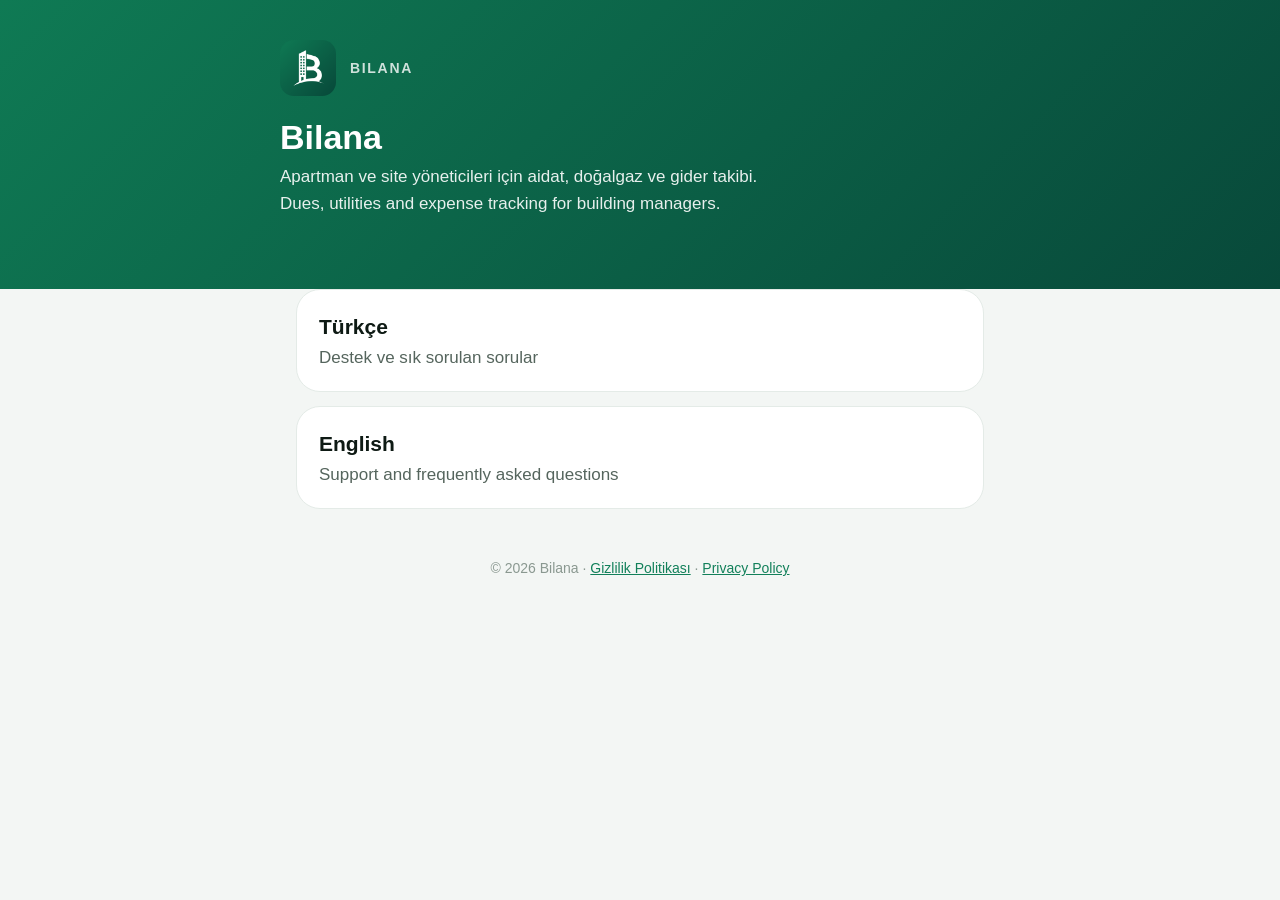
<file: index.html>
<!doctype html>
<html lang="tr">
<head>
<meta charset="utf-8">
<meta name="viewport" content="width=device-width, initial-scale=1">
<title>Bilana</title>
<meta name="description" content="Bilana: apartman ve site yöneticileri için aidat, doğalgaz ve gider takibi. Dues, utilities and expense tracking for building managers.">
<link rel="icon" href="icon.png">
<link rel="stylesheet" href="style.css">
</head>
<body>
<header>
  <div class="wrap">
    <div class="brand"><img src="icon.png" alt=""><span>BILANA</span></div>
    <h1>Bilana</h1>
    <p>Apartman ve site yöneticileri için aidat, doğalgaz ve gider takibi.<br>
      <span lang="en">Dues, utilities and expense tracking for building managers.</span></p>
  </div>
</header>

<main class="wrap">
  <div class="choices">
    <a class="choice" href="tr/"><strong>Türkçe</strong><span>Destek ve sık sorulan sorular</span></a>
    <a class="choice" href="en/" lang="en"><strong>English</strong><span>Support and frequently asked questions</span></a>
  </div>
</main>

<footer>© 2026 Bilana · <a href="tr/privacy/">Gizlilik Politikası</a> · <a href="en/privacy/" lang="en">Privacy Policy</a></footer>
</body>
</html>
</file>
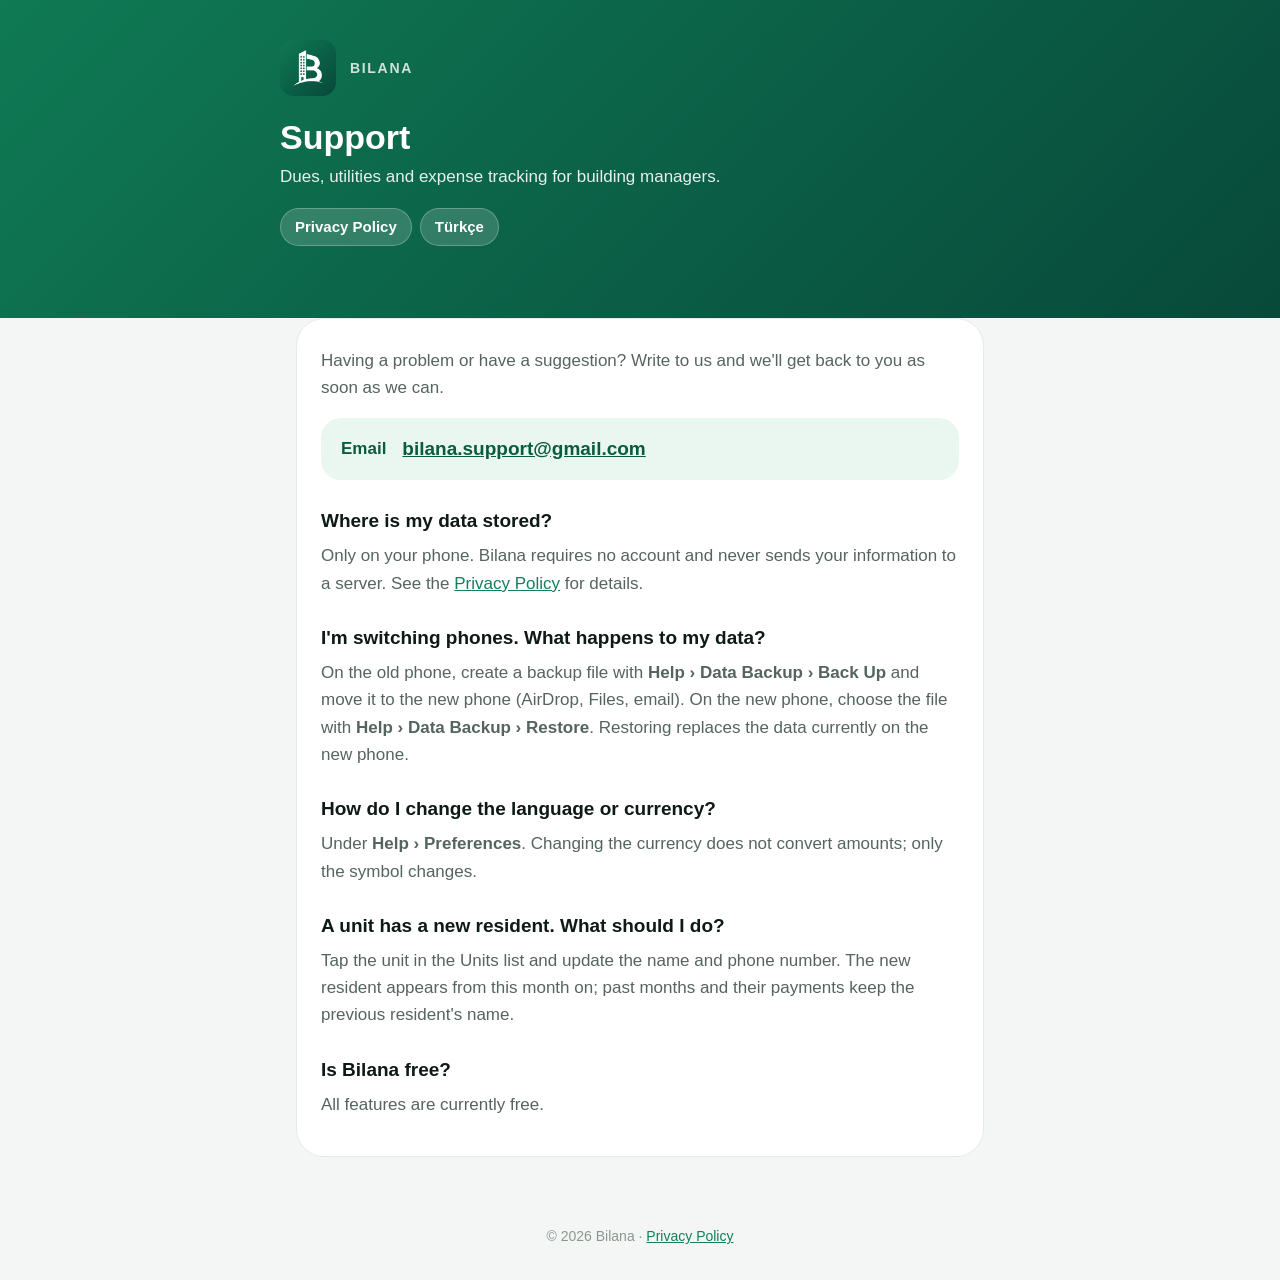
<file: en/index.html>
<!doctype html>
<html lang="en">
<head>
<meta charset="utf-8">
<meta name="viewport" content="width=device-width, initial-scale=1">
<title>Bilana · Support</title>
<meta name="description" content="Bilana support: dues, utilities and expense tracking for building managers.">
<link rel="icon" href="../icon.png">
<link rel="stylesheet" href="../style.css">
</head>
<body>
<header>
  <div class="wrap">
    <div class="brand"><img src="../icon.png" alt=""><span>BILANA</span></div>
    <h1>Support</h1>
    <p>Dues, utilities and expense tracking for building managers.</p>
    <nav><a href="privacy/">Privacy Policy</a><a href="../tr/" lang="tr">Türkçe</a></nav>
  </div>
</header>

<main class="wrap">
  <article>
    <p>Having a problem or have a suggestion? Write to us and we'll get back to you as soon as we can.</p>
    <div class="contact"><strong>Email</strong><a href="mailto:bilana.support@gmail.com">bilana.support@gmail.com</a></div>

    <h3>Where is my data stored?</h3>
    <p>Only on your phone. Bilana requires no account and never sends your information to a server. See the <a href="privacy/">Privacy Policy</a> for details.</p>

    <h3>I'm switching phones. What happens to my data?</h3>
    <p>On the old phone, create a backup file with <strong>Help › Data Backup › Back Up</strong> and move it to the new phone (AirDrop, Files, email). On the new phone, choose the file with <strong>Help › Data Backup › Restore</strong>. Restoring replaces the data currently on the new phone.</p>

    <h3>How do I change the language or currency?</h3>
    <p>Under <strong>Help › Preferences</strong>. Changing the currency does not convert amounts; only the symbol changes.</p>

    <h3>A unit has a new resident. What should I do?</h3>
    <p>Tap the unit in the Units list and update the name and phone number. The new resident appears from this month on; past months and their payments keep the previous resident's name.</p>

    <h3>Is Bilana free?</h3>
    <p>All features are currently free.</p>
  </article>
</main>

<footer>© 2026 Bilana · <a href="privacy/">Privacy Policy</a></footer>
</body>
</html>
</file>
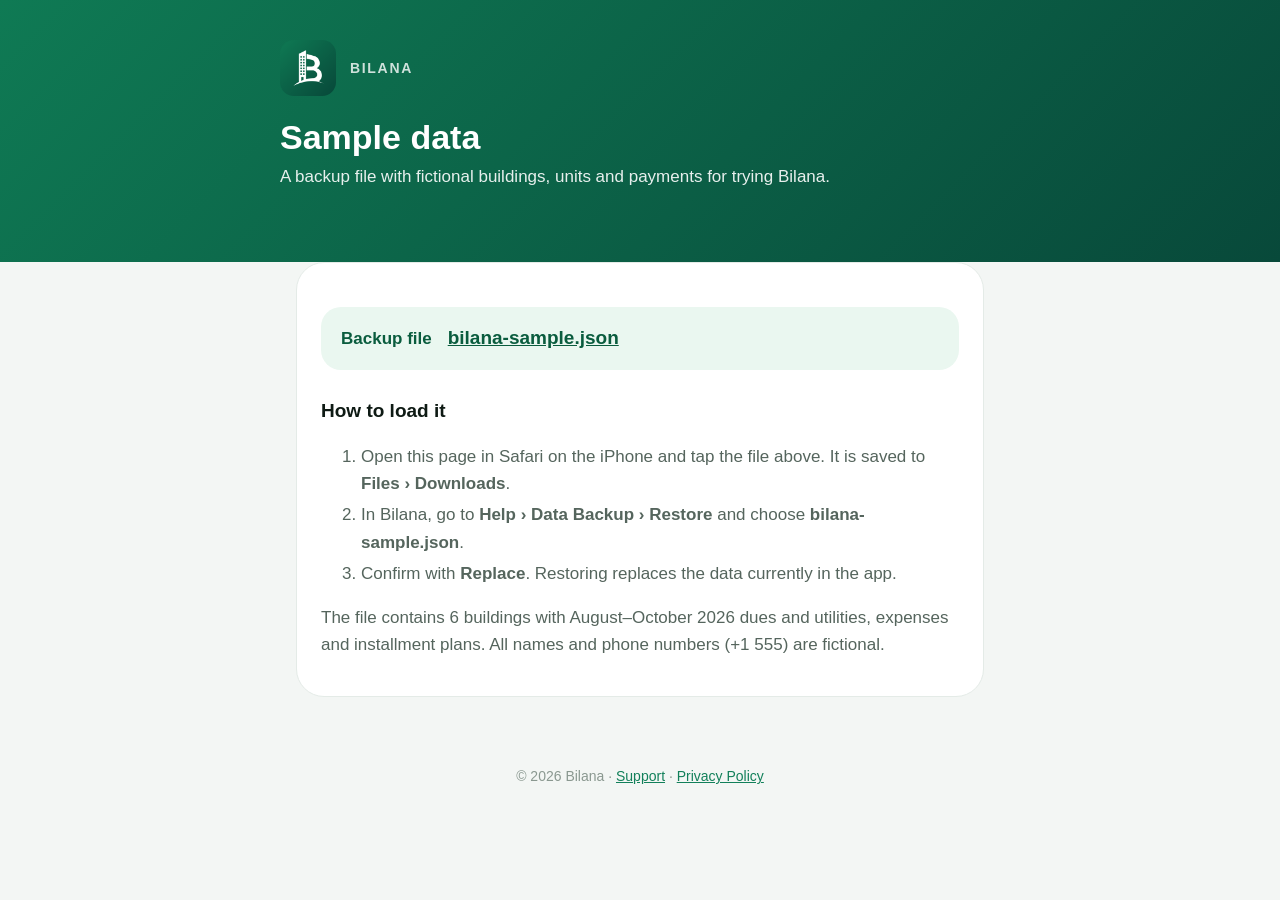
<file: sample/index.html>
<!doctype html>
<html lang="en">
<head>
<meta charset="utf-8">
<meta name="viewport" content="width=device-width, initial-scale=1">
<title>Bilana · Sample data</title>
<meta name="robots" content="noindex">
<link rel="icon" href="../icon.png">
<link rel="stylesheet" href="../style.css">
</head>
<body>
<header>
  <div class="wrap">
    <div class="brand"><img src="../icon.png" alt=""><span>BILANA</span></div>
    <h1>Sample data</h1>
    <p>A backup file with fictional buildings, units and payments for trying Bilana.</p>
  </div>
</header>

<main class="wrap">
  <article>
    <div class="contact"><strong>Backup file</strong><a href="bilana-sample.json" download="bilana-sample.json">bilana-sample.json</a></div>

    <h3>How to load it</h3>
    <ol>
      <li>Open this page in Safari on the iPhone and tap the file above. It is saved to <strong>Files › Downloads</strong>.</li>
      <li>In Bilana, go to <strong>Help › Data Backup › Restore</strong> and choose <strong>bilana-sample.json</strong>.</li>
      <li>Confirm with <strong>Replace</strong>. Restoring replaces the data currently in the app.</li>
    </ol>

    <p>The file contains 6 buildings with August–October 2026 dues and utilities, expenses and installment plans. All names and phone numbers (+1 555) are fictional.</p>
  </article>
</main>

<footer>© 2026 Bilana · <a href="../en/">Support</a> · <a href="../en/privacy/">Privacy Policy</a></footer>
</body>
</html>
</file>
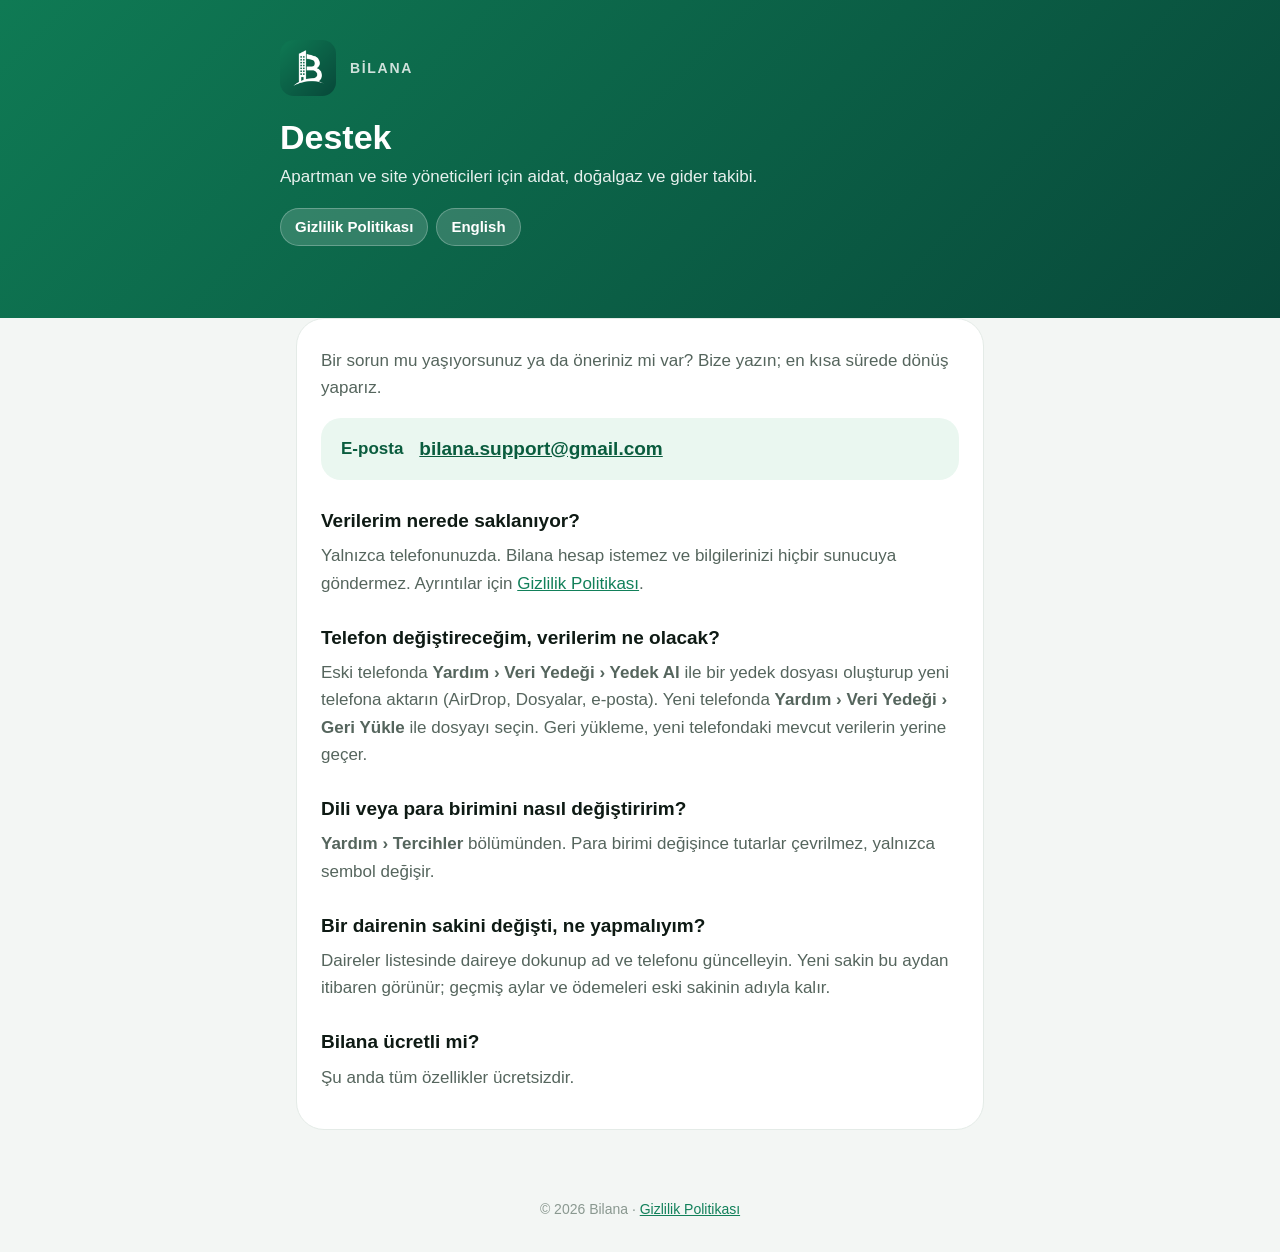
<file: tr/index.html>
<!doctype html>
<html lang="tr">
<head>
<meta charset="utf-8">
<meta name="viewport" content="width=device-width, initial-scale=1">
<title>Bilana · Destek</title>
<meta name="description" content="Bilana destek sayfası: apartman ve site yöneticileri için aidat, doğalgaz ve gider takibi.">
<link rel="icon" href="../icon.png">
<link rel="stylesheet" href="../style.css">
</head>
<body>
<header>
  <div class="wrap">
    <div class="brand"><img src="../icon.png" alt=""><span>BİLANA</span></div>
    <h1>Destek</h1>
    <p>Apartman ve site yöneticileri için aidat, doğalgaz ve gider takibi.</p>
    <nav><a href="privacy/">Gizlilik Politikası</a><a href="../en/" lang="en">English</a></nav>
  </div>
</header>

<main class="wrap">
  <article>
    <p>Bir sorun mu yaşıyorsunuz ya da öneriniz mi var? Bize yazın; en kısa sürede dönüş yaparız.</p>
    <div class="contact"><strong>E-posta</strong><a href="mailto:bilana.support@gmail.com">bilana.support@gmail.com</a></div>

    <h3>Verilerim nerede saklanıyor?</h3>
    <p>Yalnızca telefonunuzda. Bilana hesap istemez ve bilgilerinizi hiçbir sunucuya göndermez. Ayrıntılar için <a href="privacy/">Gizlilik Politikası</a>.</p>

    <h3>Telefon değiştireceğim, verilerim ne olacak?</h3>
    <p>Eski telefonda <strong>Yardım › Veri Yedeği › Yedek Al</strong> ile bir yedek dosyası oluşturup yeni telefona aktarın (AirDrop, Dosyalar, e-posta). Yeni telefonda <strong>Yardım › Veri Yedeği › Geri Yükle</strong> ile dosyayı seçin. Geri yükleme, yeni telefondaki mevcut verilerin yerine geçer.</p>

    <h3>Dili veya para birimini nasıl değiştiririm?</h3>
    <p><strong>Yardım › Tercihler</strong> bölümünden. Para birimi değişince tutarlar çevrilmez, yalnızca sembol değişir.</p>

    <h3>Bir dairenin sakini değişti, ne yapmalıyım?</h3>
    <p>Daireler listesinde daireye dokunup ad ve telefonu güncelleyin. Yeni sakin bu aydan itibaren görünür; geçmiş aylar ve ödemeleri eski sakinin adıyla kalır.</p>

    <h3>Bilana ücretli mi?</h3>
    <p>Şu anda tüm özellikler ücretsizdir.</p>
  </article>
</main>

<footer>© 2026 Bilana · <a href="privacy/">Gizlilik Politikası</a></footer>
</body>
</html>
</file>
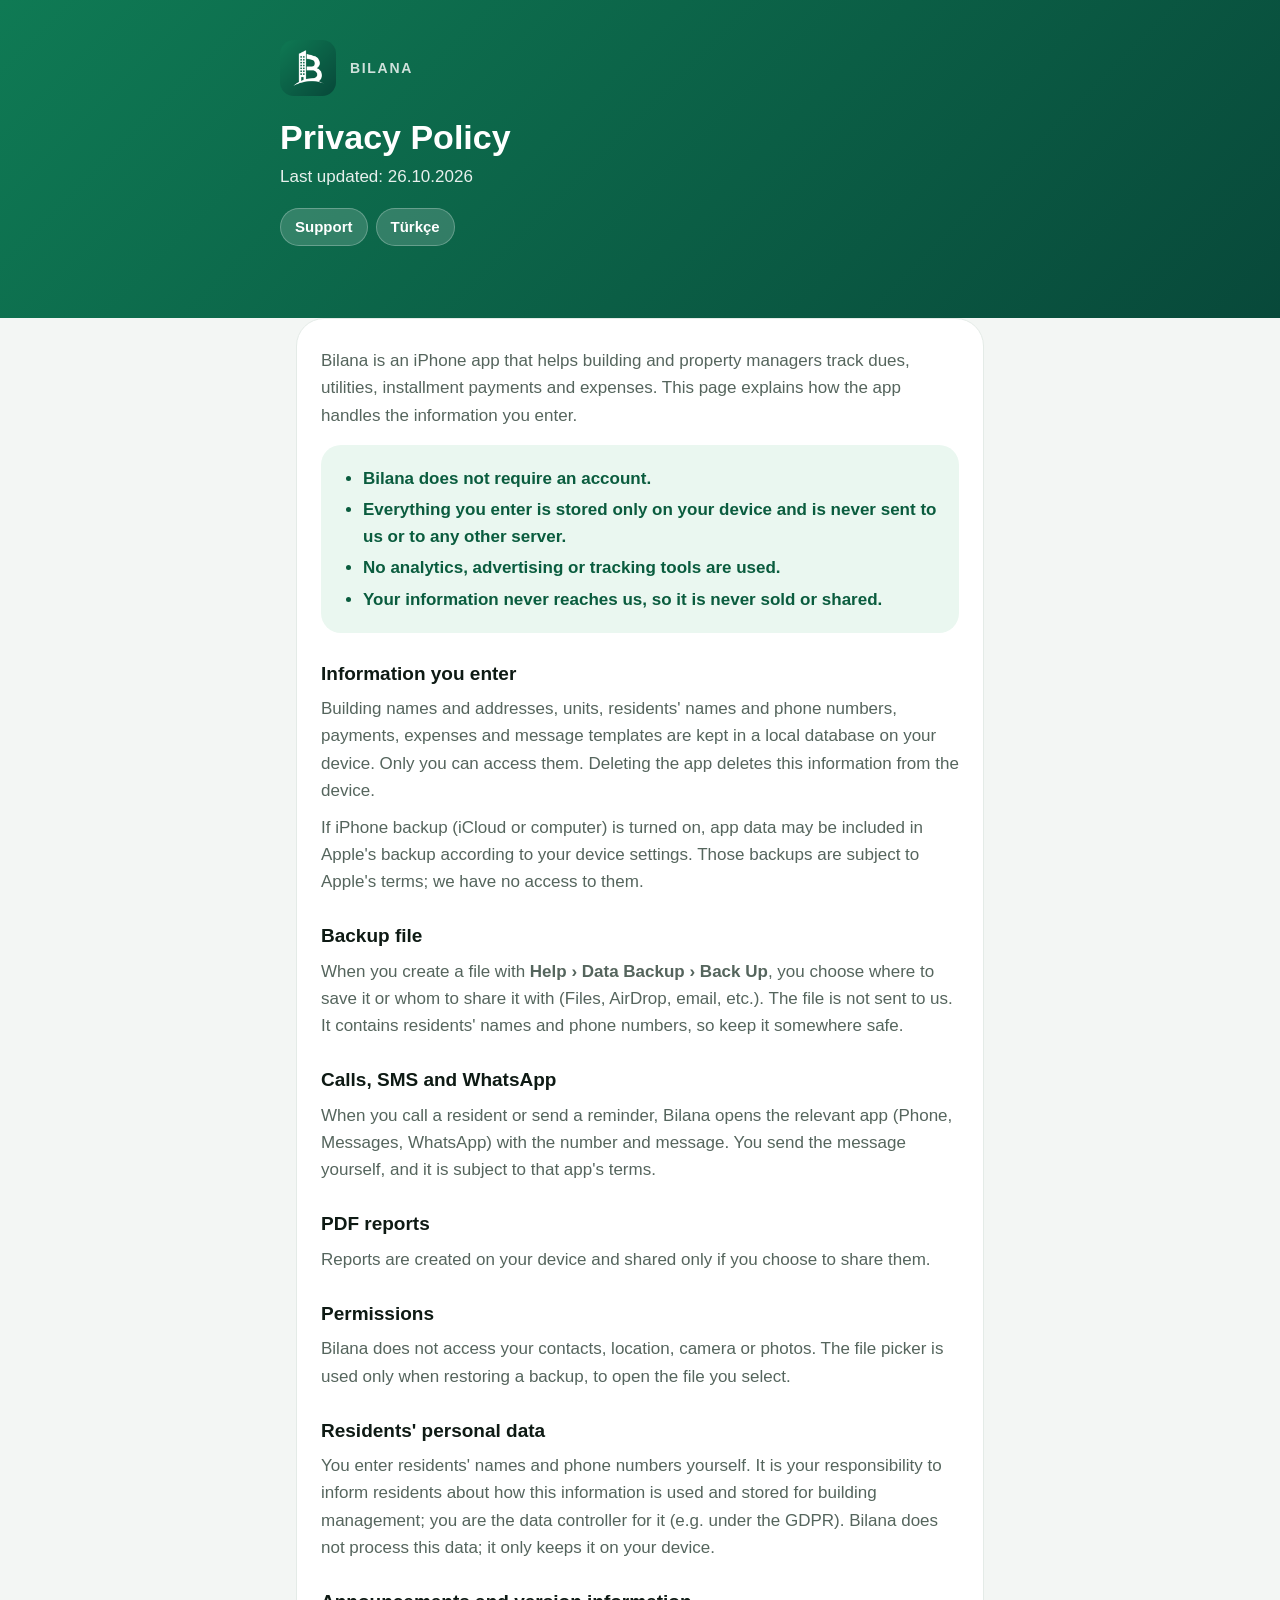
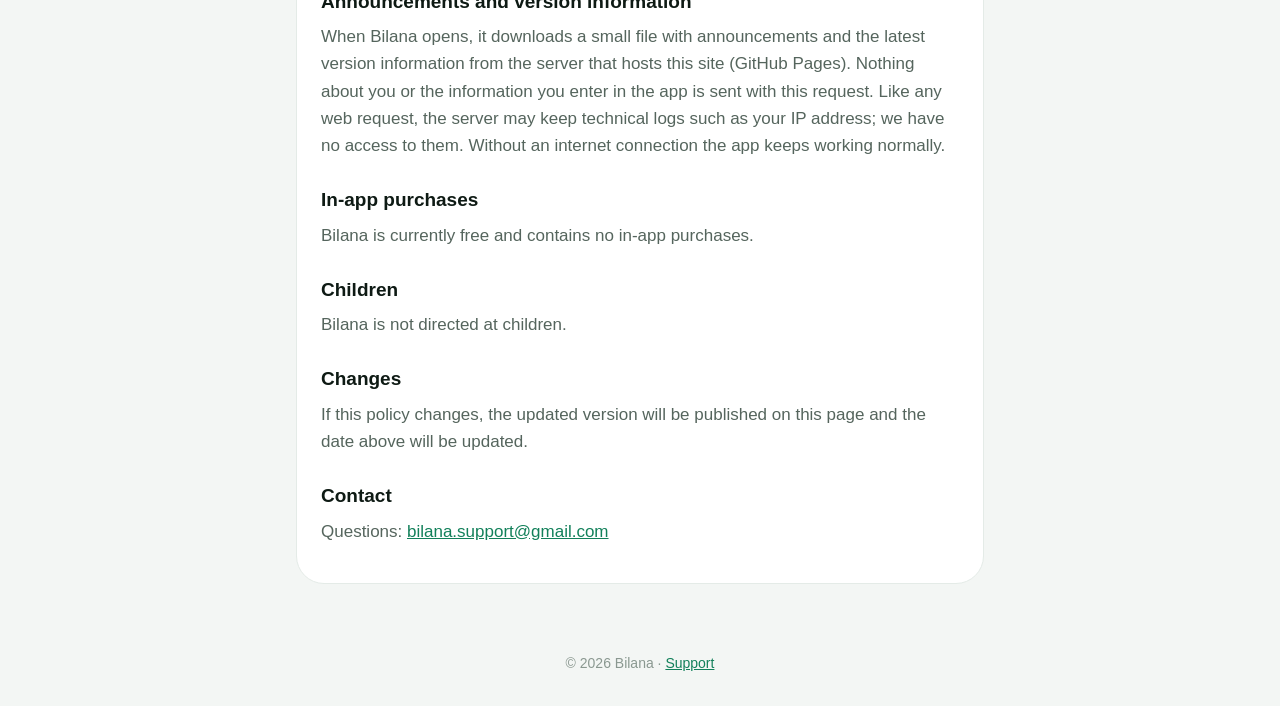
<file: en/privacy/index.html>
<!doctype html>
<html lang="en">
<head>
<meta charset="utf-8">
<meta name="viewport" content="width=device-width, initial-scale=1">
<title>Bilana · Privacy Policy</title>
<meta name="description" content="Bilana privacy policy. Bilana collects no data; everything you enter stays on your device.">
<link rel="icon" href="../../icon.png">
<link rel="stylesheet" href="../../style.css">
</head>
<body>
<header>
  <div class="wrap">
    <div class="brand"><img src="../../icon.png" alt=""><span>BILANA</span></div>
    <h1>Privacy Policy</h1>
    <p>Last updated: 26.10.2026</p>
    <nav><a href="../">Support</a><a href="../../tr/privacy/" lang="tr">Türkçe</a></nav>
  </div>
</header>

<main class="wrap">
  <article>
    <p>Bilana is an iPhone app that helps building and property managers track dues, utilities, installment payments and expenses. This page explains how the app handles the information you enter.</p>

    <div class="summary">
      <ul>
        <li>Bilana does not require an account.</li>
        <li>Everything you enter is stored only on your device and is never sent to us or to any other server.</li>
        <li>No analytics, advertising or tracking tools are used.</li>
        <li>Your information never reaches us, so it is never sold or shared.</li>
      </ul>
    </div>

    <h3>Information you enter</h3>
    <p>Building names and addresses, units, residents' names and phone numbers, payments, expenses and message templates are kept in a local database on your device. Only you can access them. Deleting the app deletes this information from the device.</p>
    <p>If iPhone backup (iCloud or computer) is turned on, app data may be included in Apple's backup according to your device settings. Those backups are subject to Apple's terms; we have no access to them.</p>

    <h3>Backup file</h3>
    <p>When you create a file with <strong>Help › Data Backup › Back Up</strong>, you choose where to save it or whom to share it with (Files, AirDrop, email, etc.). The file is not sent to us. It contains residents' names and phone numbers, so keep it somewhere safe.</p>

    <h3>Calls, SMS and WhatsApp</h3>
    <p>When you call a resident or send a reminder, Bilana opens the relevant app (Phone, Messages, WhatsApp) with the number and message. You send the message yourself, and it is subject to that app's terms.</p>

    <h3>PDF reports</h3>
    <p>Reports are created on your device and shared only if you choose to share them.</p>

    <h3>Permissions</h3>
    <p>Bilana does not access your contacts, location, camera or photos. The file picker is used only when restoring a backup, to open the file you select.</p>

    <h3>Residents' personal data</h3>
    <p>You enter residents' names and phone numbers yourself. It is your responsibility to inform residents about how this information is used and stored for building management; you are the data controller for it (e.g. under the GDPR). Bilana does not process this data; it only keeps it on your device.</p>

    <h3>Announcements and version information</h3>
    <p>When Bilana opens, it downloads a small file with announcements and the latest version information from the server that hosts this site (GitHub Pages). Nothing about you or the information you enter in the app is sent with this request. Like any web request, the server may keep technical logs such as your IP address; we have no access to them. Without an internet connection the app keeps working normally.</p>

    <h3>In-app purchases</h3>
    <p>Bilana is currently free and contains no in-app purchases.</p>

    <h3>Children</h3>
    <p>Bilana is not directed at children.</p>

    <h3>Changes</h3>
    <p>If this policy changes, the updated version will be published on this page and the date above will be updated.</p>

    <h3>Contact</h3>
    <p>Questions: <a href="mailto:bilana.support@gmail.com">bilana.support@gmail.com</a></p>
  </article>
</main>

<footer>© 2026 Bilana · <a href="../">Support</a></footer>
</body>
</html>
</file>
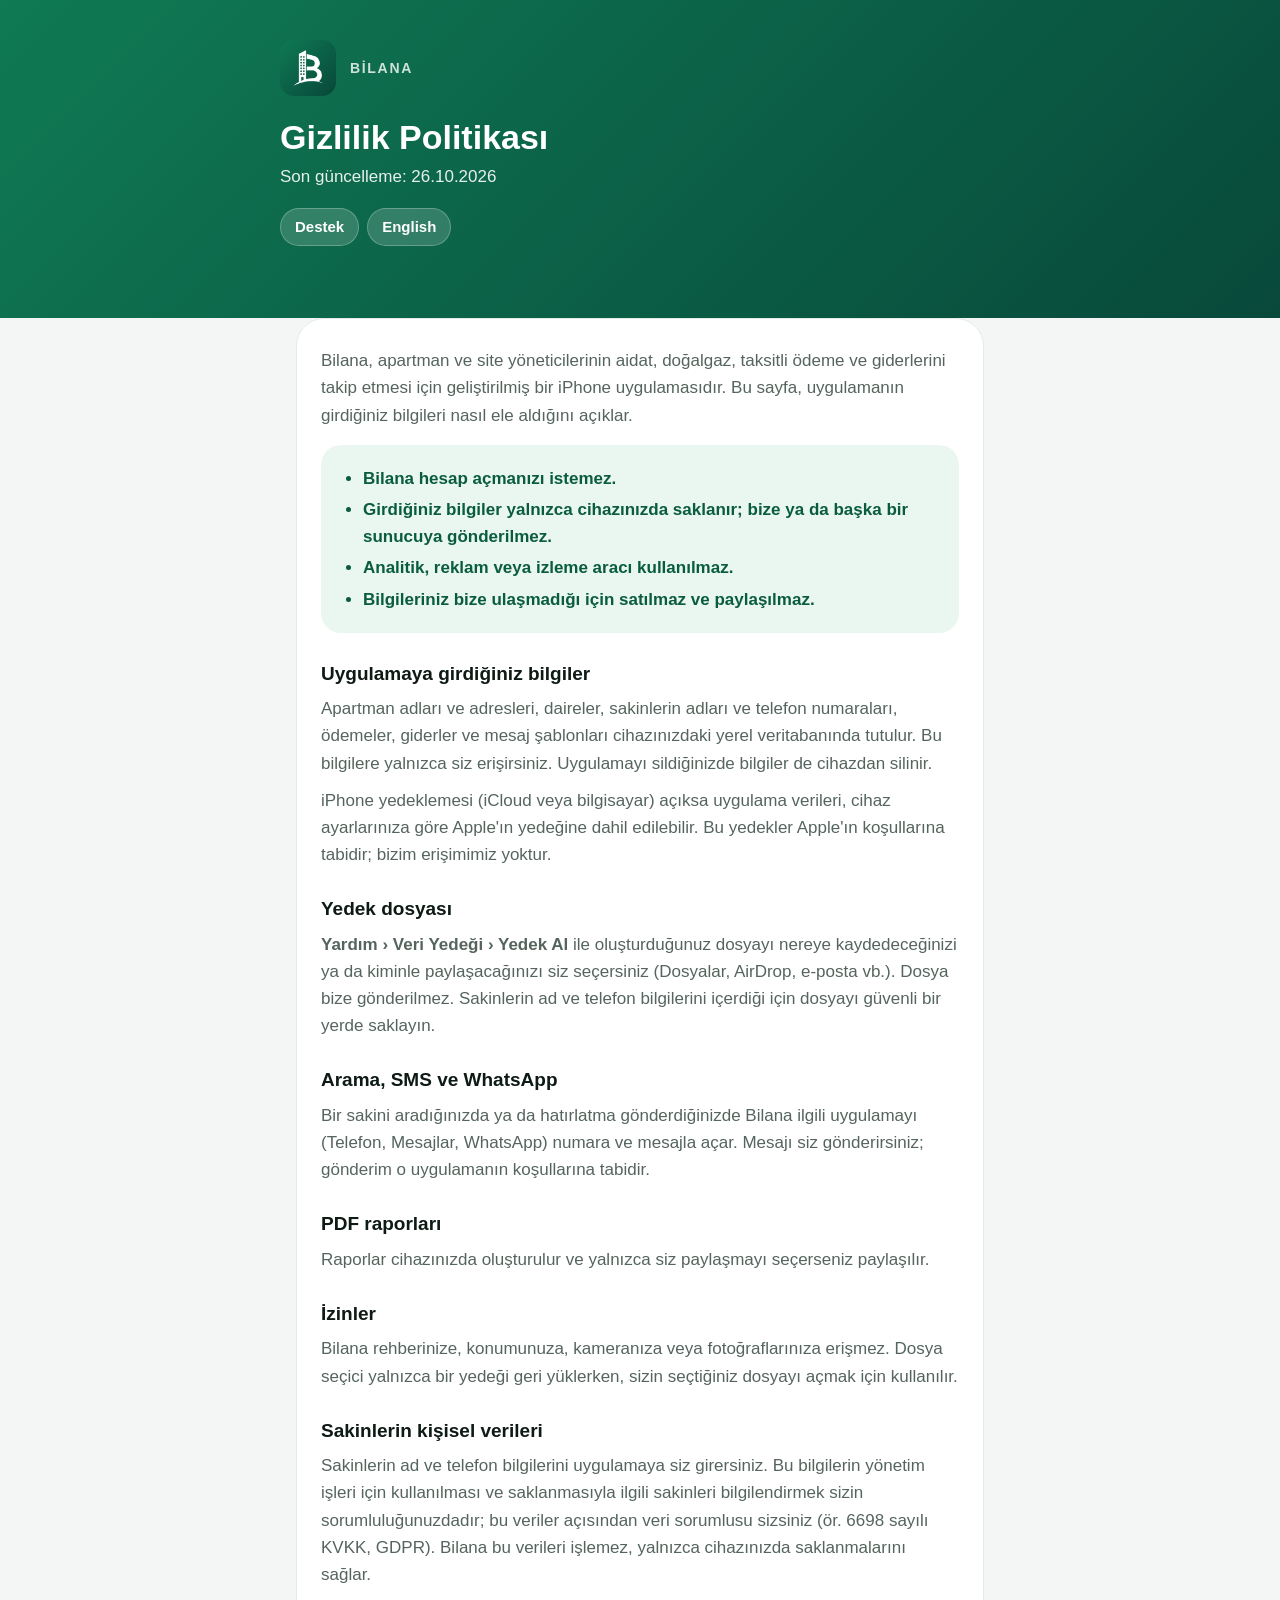
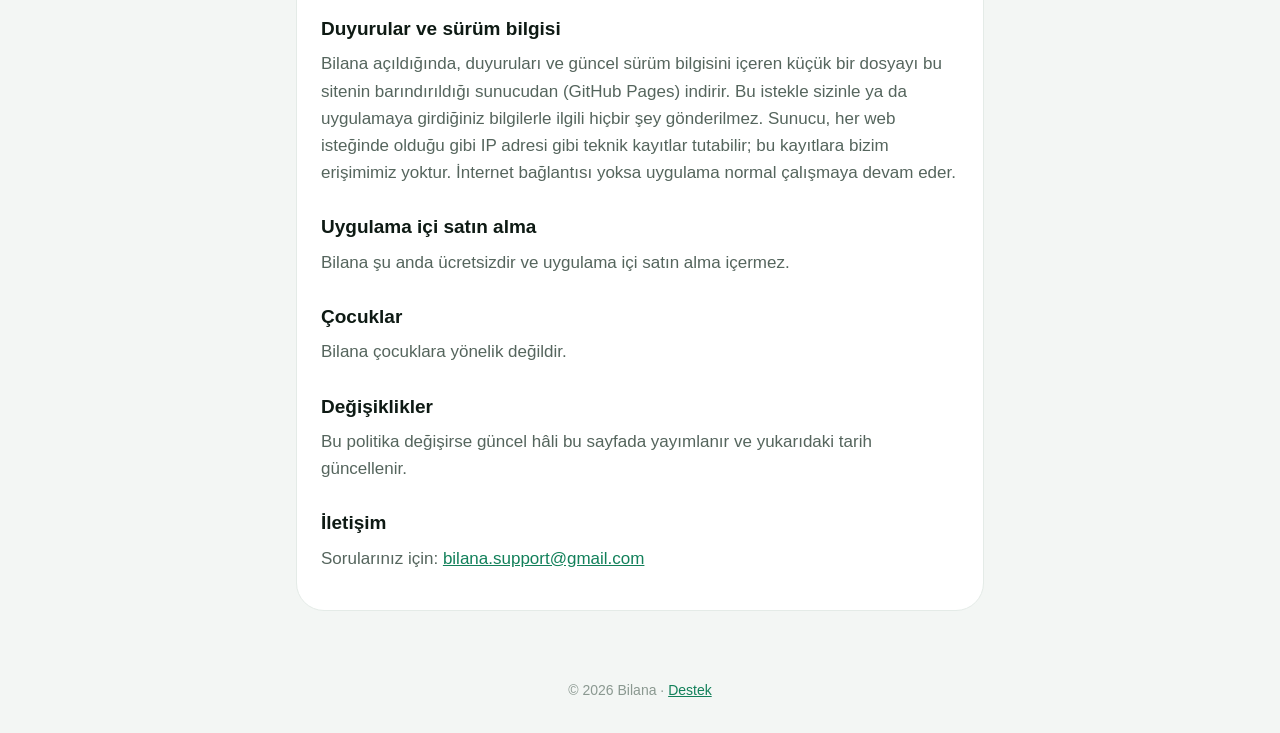
<file: tr/privacy/index.html>
<!doctype html>
<html lang="tr">
<head>
<meta charset="utf-8">
<meta name="viewport" content="width=device-width, initial-scale=1">
<title>Bilana · Gizlilik Politikası</title>
<meta name="description" content="Bilana gizlilik politikası. Bilana veri toplamaz; girdiğiniz bilgiler yalnızca cihazınızda saklanır.">
<link rel="icon" href="../../icon.png">
<link rel="stylesheet" href="../../style.css">
</head>
<body>
<header>
  <div class="wrap">
    <div class="brand"><img src="../../icon.png" alt=""><span>BİLANA</span></div>
    <h1>Gizlilik Politikası</h1>
    <p>Son güncelleme: 26.10.2026</p>
    <nav><a href="../">Destek</a><a href="../../en/privacy/" lang="en">English</a></nav>
  </div>
</header>

<main class="wrap">
  <article>
    <p>Bilana, apartman ve site yöneticilerinin aidat, doğalgaz, taksitli ödeme ve giderlerini takip etmesi için geliştirilmiş bir iPhone uygulamasıdır. Bu sayfa, uygulamanın girdiğiniz bilgileri nasıl ele aldığını açıklar.</p>

    <div class="summary">
      <ul>
        <li>Bilana hesap açmanızı istemez.</li>
        <li>Girdiğiniz bilgiler yalnızca cihazınızda saklanır; bize ya da başka bir sunucuya gönderilmez.</li>
        <li>Analitik, reklam veya izleme aracı kullanılmaz.</li>
        <li>Bilgileriniz bize ulaşmadığı için satılmaz ve paylaşılmaz.</li>
      </ul>
    </div>

    <h3>Uygulamaya girdiğiniz bilgiler</h3>
    <p>Apartman adları ve adresleri, daireler, sakinlerin adları ve telefon numaraları, ödemeler, giderler ve mesaj şablonları cihazınızdaki yerel veritabanında tutulur. Bu bilgilere yalnızca siz erişirsiniz. Uygulamayı sildiğinizde bilgiler de cihazdan silinir.</p>
    <p>iPhone yedeklemesi (iCloud veya bilgisayar) açıksa uygulama verileri, cihaz ayarlarınıza göre Apple'ın yedeğine dahil edilebilir. Bu yedekler Apple'ın koşullarına tabidir; bizim erişimimiz yoktur.</p>

    <h3>Yedek dosyası</h3>
    <p><strong>Yardım › Veri Yedeği › Yedek Al</strong> ile oluşturduğunuz dosyayı nereye kaydedeceğinizi ya da kiminle paylaşacağınızı siz seçersiniz (Dosyalar, AirDrop, e-posta vb.). Dosya bize gönderilmez. Sakinlerin ad ve telefon bilgilerini içerdiği için dosyayı güvenli bir yerde saklayın.</p>

    <h3>Arama, SMS ve WhatsApp</h3>
    <p>Bir sakini aradığınızda ya da hatırlatma gönderdiğinizde Bilana ilgili uygulamayı (Telefon, Mesajlar, WhatsApp) numara ve mesajla açar. Mesajı siz gönderirsiniz; gönderim o uygulamanın koşullarına tabidir.</p>

    <h3>PDF raporları</h3>
    <p>Raporlar cihazınızda oluşturulur ve yalnızca siz paylaşmayı seçerseniz paylaşılır.</p>

    <h3>İzinler</h3>
    <p>Bilana rehberinize, konumunuza, kameranıza veya fotoğraflarınıza erişmez. Dosya seçici yalnızca bir yedeği geri yüklerken, sizin seçtiğiniz dosyayı açmak için kullanılır.</p>

    <h3>Sakinlerin kişisel verileri</h3>
    <p>Sakinlerin ad ve telefon bilgilerini uygulamaya siz girersiniz. Bu bilgilerin yönetim işleri için kullanılması ve saklanmasıyla ilgili sakinleri bilgilendirmek sizin sorumluluğunuzdadır; bu veriler açısından veri sorumlusu sizsiniz (ör. 6698 sayılı KVKK, GDPR). Bilana bu verileri işlemez, yalnızca cihazınızda saklanmalarını sağlar.</p>

    <h3>Duyurular ve sürüm bilgisi</h3>
    <p>Bilana açıldığında, duyuruları ve güncel sürüm bilgisini içeren küçük bir dosyayı bu sitenin barındırıldığı sunucudan (GitHub Pages) indirir. Bu istekle sizinle ya da uygulamaya girdiğiniz bilgilerle ilgili hiçbir şey gönderilmez. Sunucu, her web isteğinde olduğu gibi IP adresi gibi teknik kayıtlar tutabilir; bu kayıtlara bizim erişimimiz yoktur. İnternet bağlantısı yoksa uygulama normal çalışmaya devam eder.</p>

    <h3>Uygulama içi satın alma</h3>
    <p>Bilana şu anda ücretsizdir ve uygulama içi satın alma içermez.</p>

    <h3>Çocuklar</h3>
    <p>Bilana çocuklara yönelik değildir.</p>

    <h3>Değişiklikler</h3>
    <p>Bu politika değişirse güncel hâli bu sayfada yayımlanır ve yukarıdaki tarih güncellenir.</p>

    <h3>İletişim</h3>
    <p>Sorularınız için: <a href="mailto:bilana.support@gmail.com">bilana.support@gmail.com</a></p>
  </article>
</main>

<footer>© 2026 Bilana · <a href="../">Destek</a></footer>
</body>
</html>
</file>
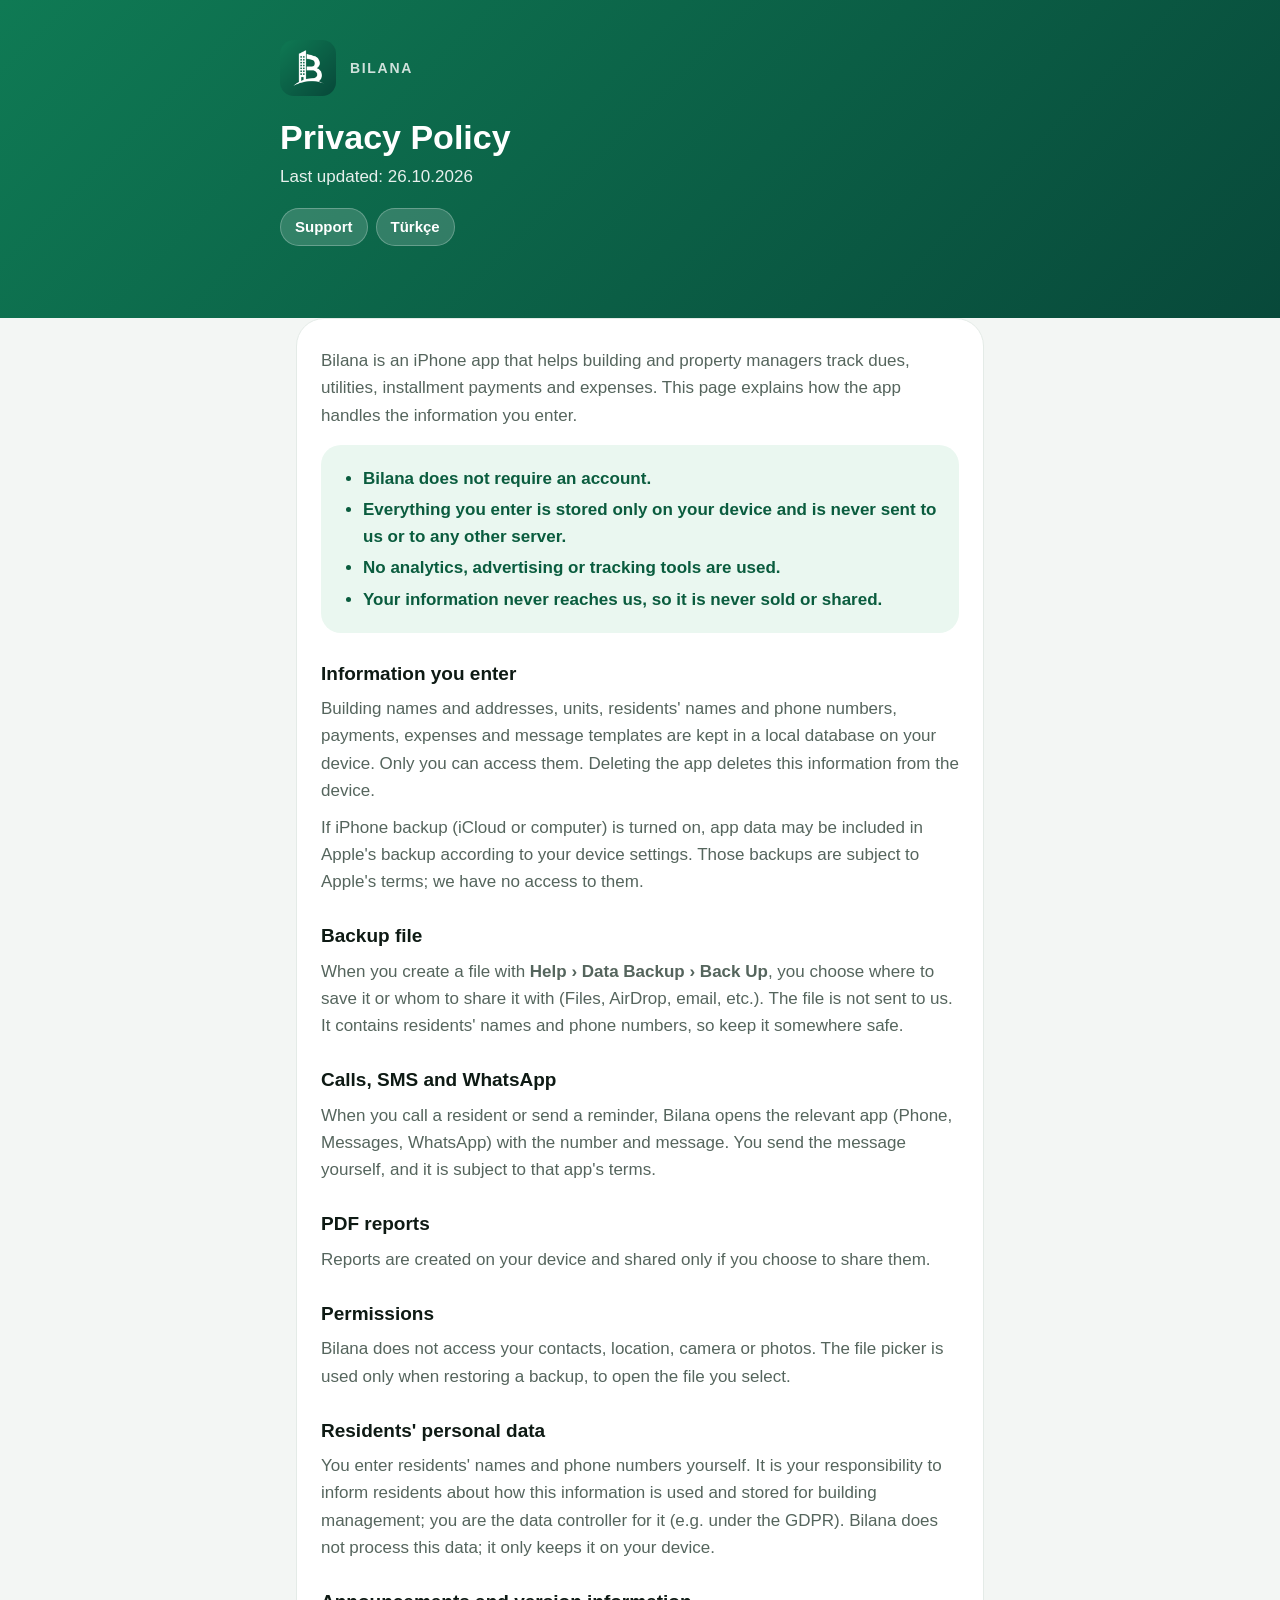
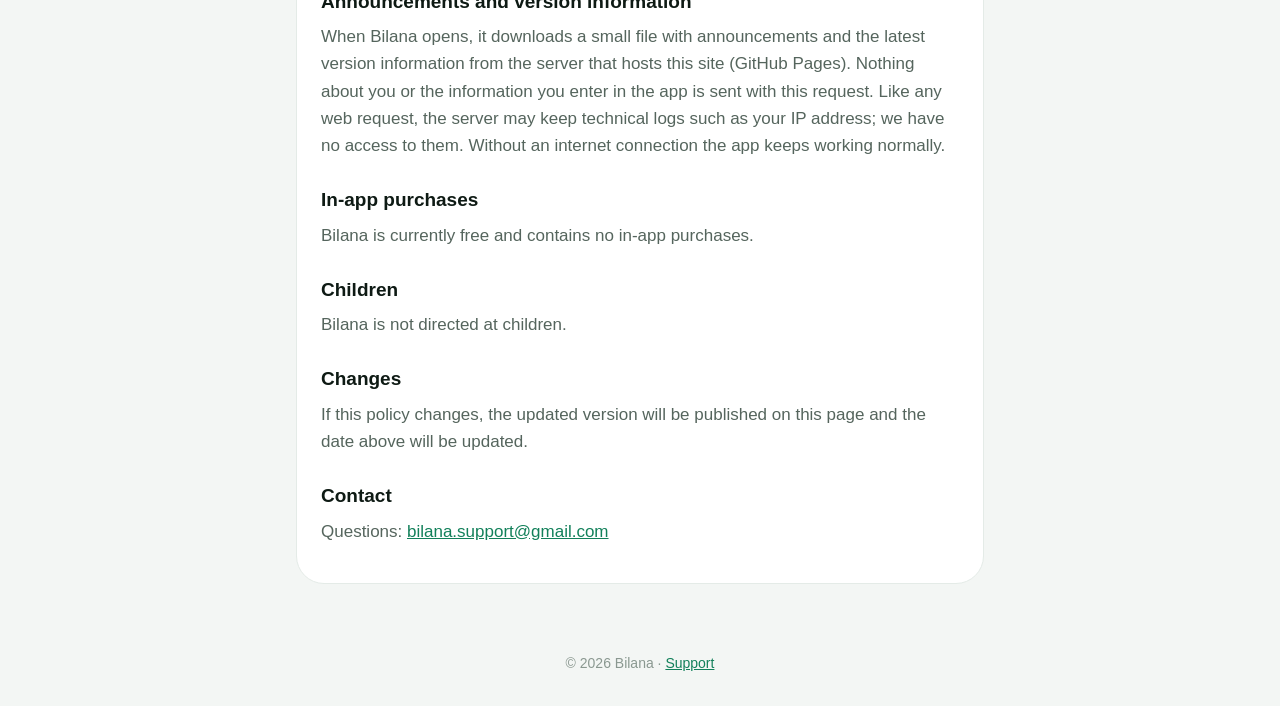
<file: privacy.html>
<!doctype html>
<html lang="tr">
<head>
<meta charset="utf-8">
<meta name="viewport" content="width=device-width, initial-scale=1">
<title>Bilana · Gizlilik Politikası / Privacy Policy</title>
<meta http-equiv="refresh" content="0; url=tr/privacy/">
<link rel="canonical" href="tr/privacy/">
<script>
  // Eski tek sayfa adresi: #en ya da İngilizce tarayıcı → İngilizce sayfa
  var en = location.hash === '#en' || (location.hash !== '#tr' && !/^tr/i.test(navigator.language || ''));
  location.replace(en ? 'en/privacy/' : 'tr/privacy/');
</script>
</head>
<body>
<p><a href="tr/privacy/">Gizlilik Politikası</a> · <a href="en/privacy/" lang="en">Privacy Policy</a></p>
</body>
</html>
</file>
<file: style.css>
:root {
  --bg: #f3f6f4; --surface: #ffffff; --line: #e4ebe7;
  --ink: #0e1a14; --ink-soft: #55655d; --ink-muted: #8a9890;
  --brand: #0a5c3e; --brand-soft: #eaf7f0;
  --gradient: linear-gradient(135deg, #0f7a54, #08493a);
}
* { box-sizing: border-box; }
body {
  margin: 0; background: var(--bg); color: var(--ink);
  font: 17px/1.6 -apple-system, BlinkMacSystemFont, "SF Pro Text", "Segoe UI", Roboto, sans-serif;
}
header { background: var(--gradient); color: #fff; padding: 40px 20px 72px; }
.wrap { max-width: 720px; margin: 0 auto; }
.brand { display: flex; align-items: center; gap: 14px; }
.brand img { width: 56px; height: 56px; border-radius: 14px; }
.brand span { font-weight: 800; letter-spacing: .12em; font-size: 14px; opacity: .8; }
h1 { font-size: 34px; line-height: 1.15; margin: 22px 0 6px; text-wrap: balance; }
header p { margin: 0; color: rgba(255, 255, 255, .9); }
nav { margin-top: 18px; display: flex; gap: 8px; flex-wrap: wrap; }
nav a {
  color: #fff; text-decoration: none; font-weight: 700; font-size: 15px;
  padding: 6px 14px; border-radius: 999px; background: rgba(255,255,255,.16);
  border: 1px solid rgba(255,255,255,.25);
}
main { padding: 0 16px 48px; margin-top: -40px; }
article {
  background: var(--surface); border: 1px solid var(--line); border-radius: 28px;
  padding: 28px 24px; margin-bottom: 20px;
}
article > h2:first-child { margin-top: 0; font-size: 26px; }
h3 { font-size: 19px; margin: 26px 0 6px; }
p, li { color: var(--ink-soft); }
p { margin: 0 0 10px; }
ul { padding-left: 22px; }
li { margin: 4px 0; }
.summary { background: var(--brand-soft); border-radius: 20px; padding: 16px 20px; margin: 16px 0; }
.summary ul { margin: 0; }
.summary li { color: var(--brand); font-weight: 600; }
.contact {
  display: flex; flex-wrap: wrap; align-items: center; gap: 10px 16px;
  background: var(--brand-soft); border-radius: 20px; padding: 16px 20px; margin: 16px 0 8px;
}
.contact strong { color: var(--brand); }
.contact a { color: var(--brand); font-weight: 800; font-size: 19px; word-break: break-all; }
.choices { display: grid; gap: 14px; }
.choice {
  display: block; text-decoration: none; background: var(--surface); border: 1px solid var(--line);
  border-radius: 24px; padding: 20px 22px; color: var(--ink);
}
.choice strong { display: block; font-size: 21px; }
.choice span { color: var(--ink-soft); }
a { color: #12805a; }
footer { text-align: center; color: var(--ink-muted); font-size: 14px; padding-bottom: 32px; }
</file>
